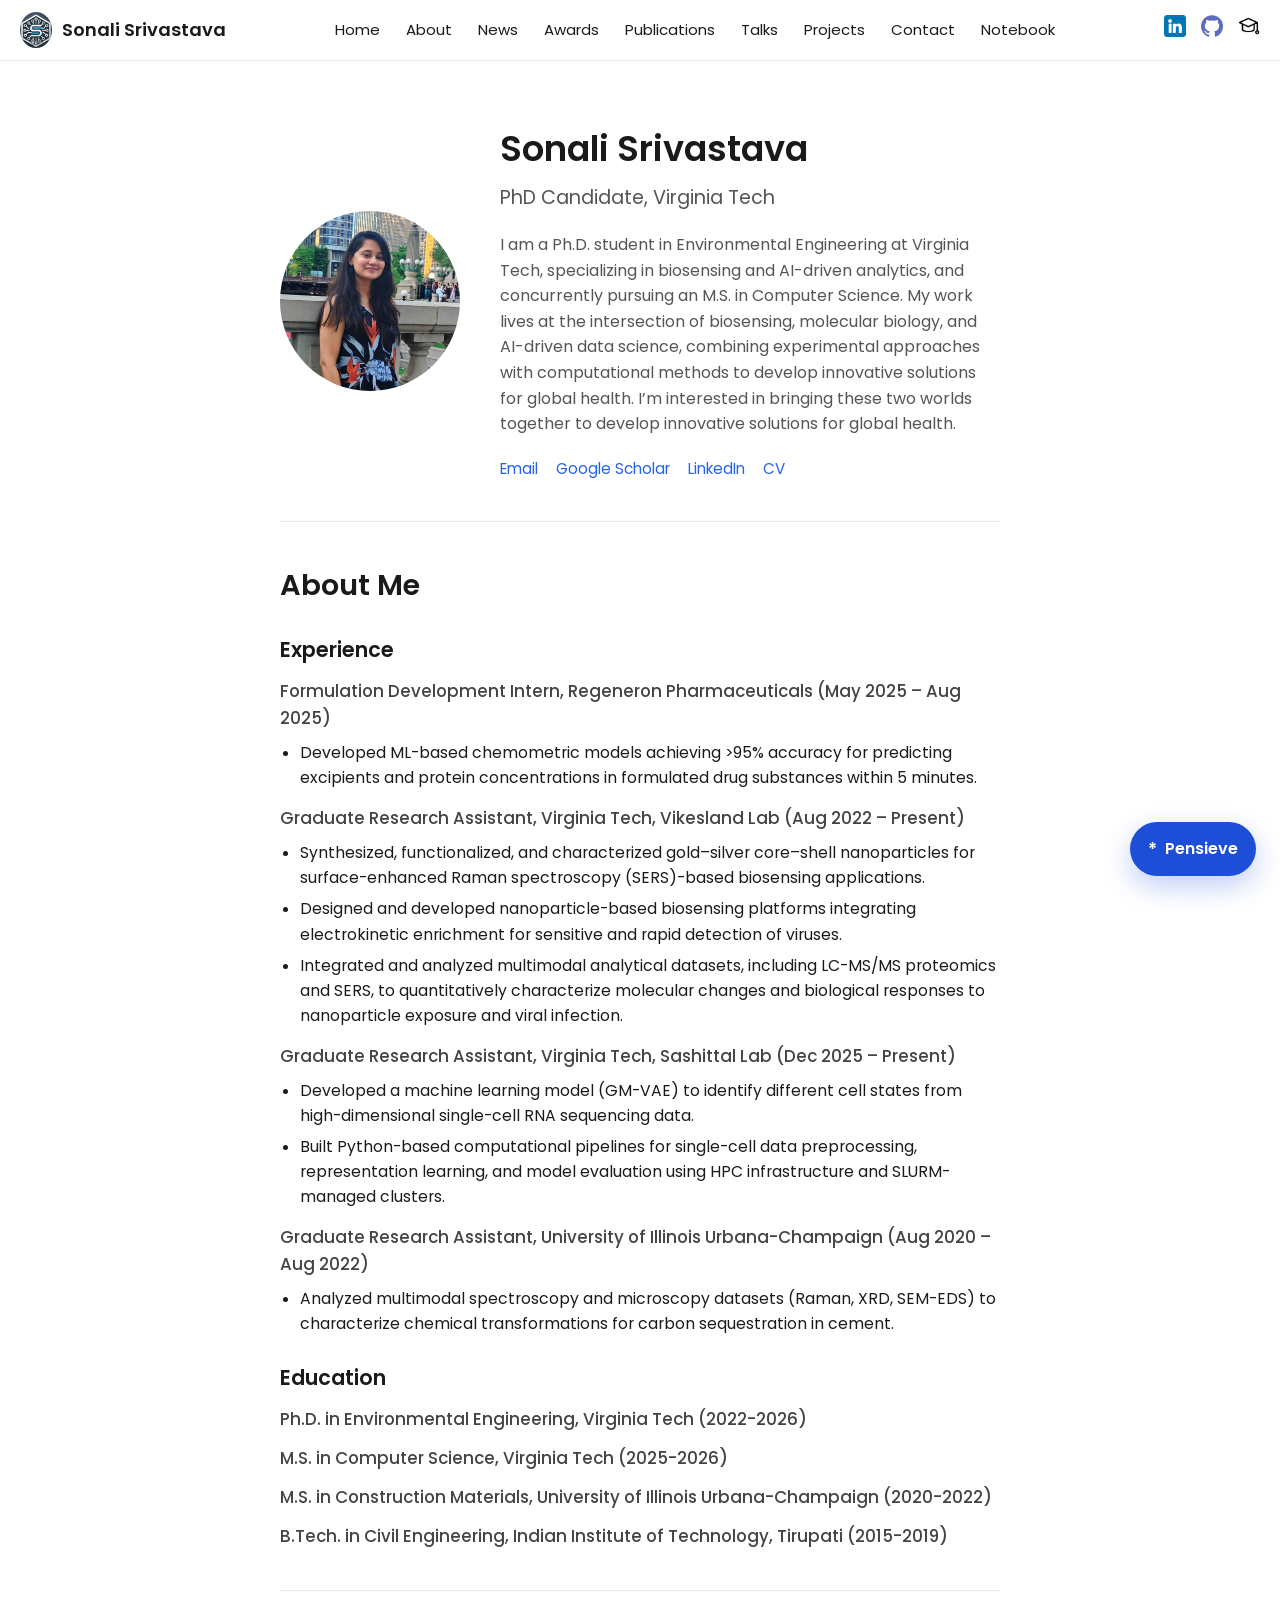
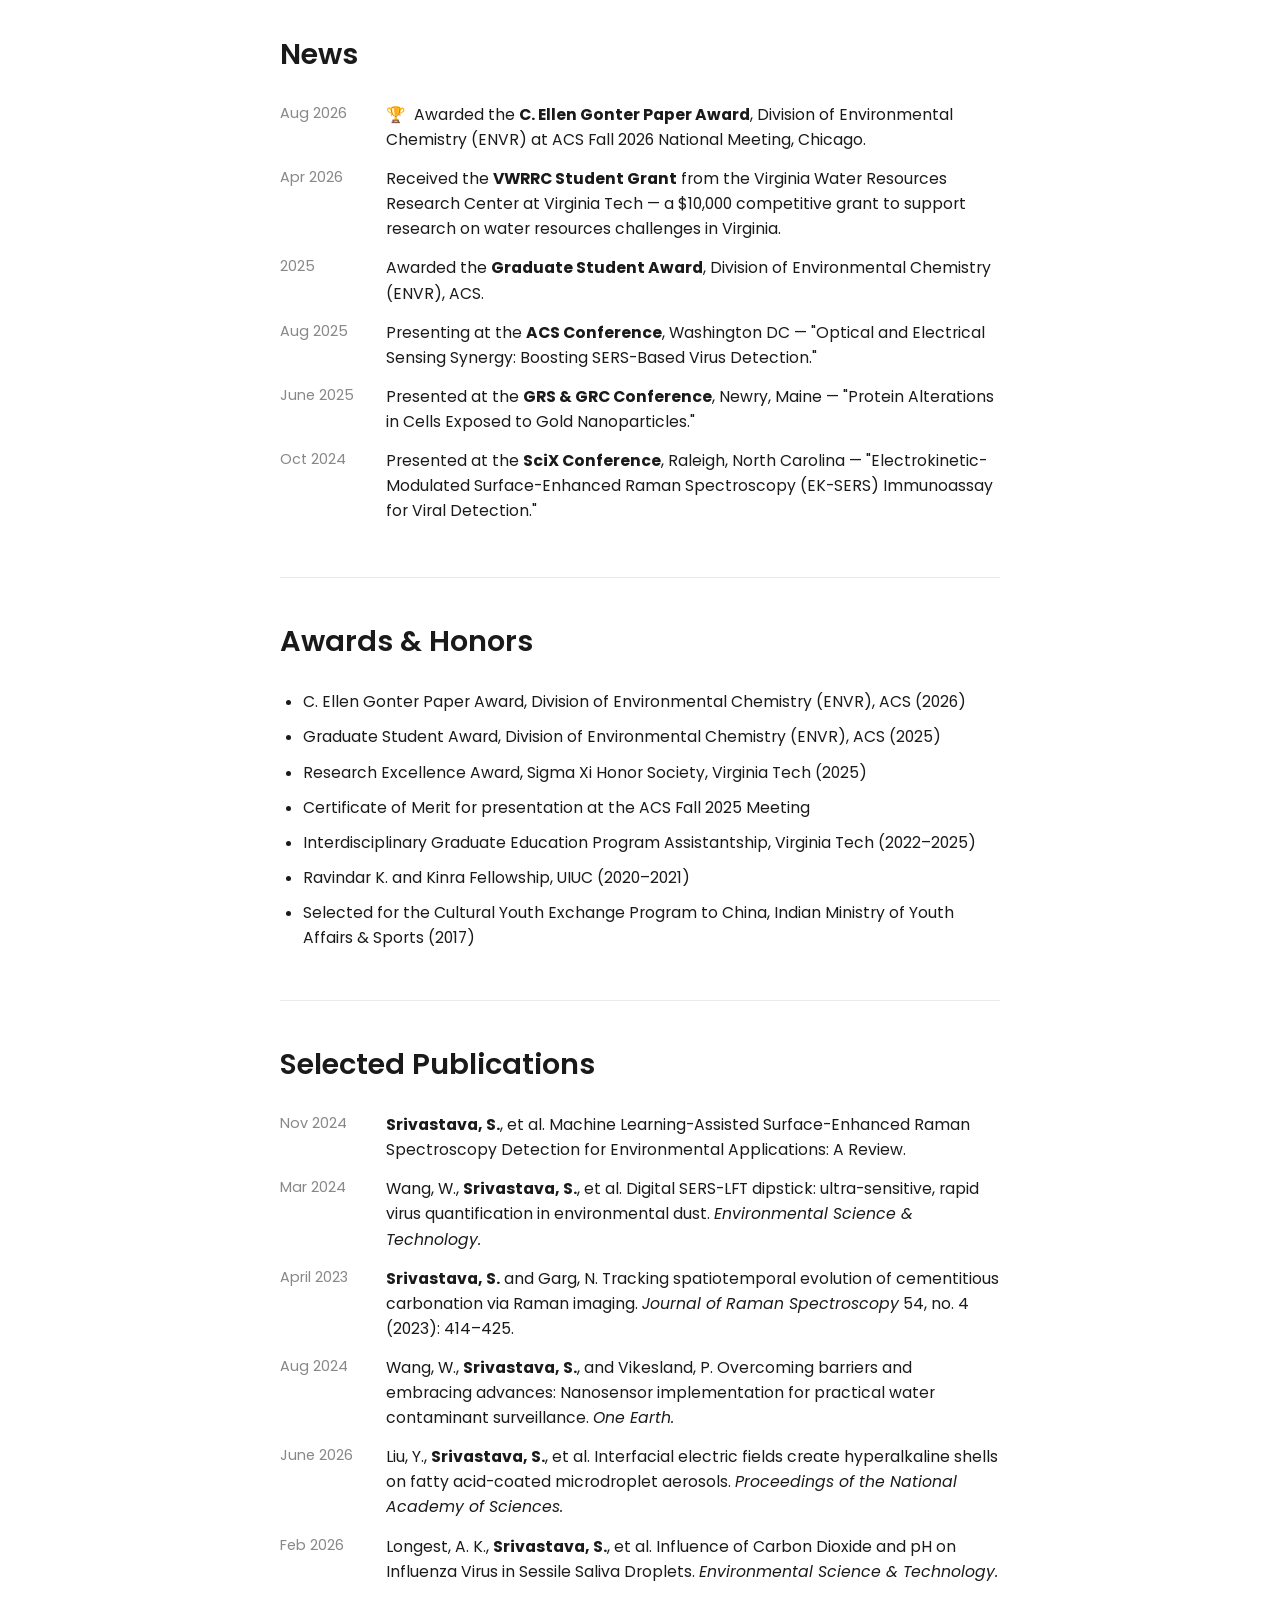
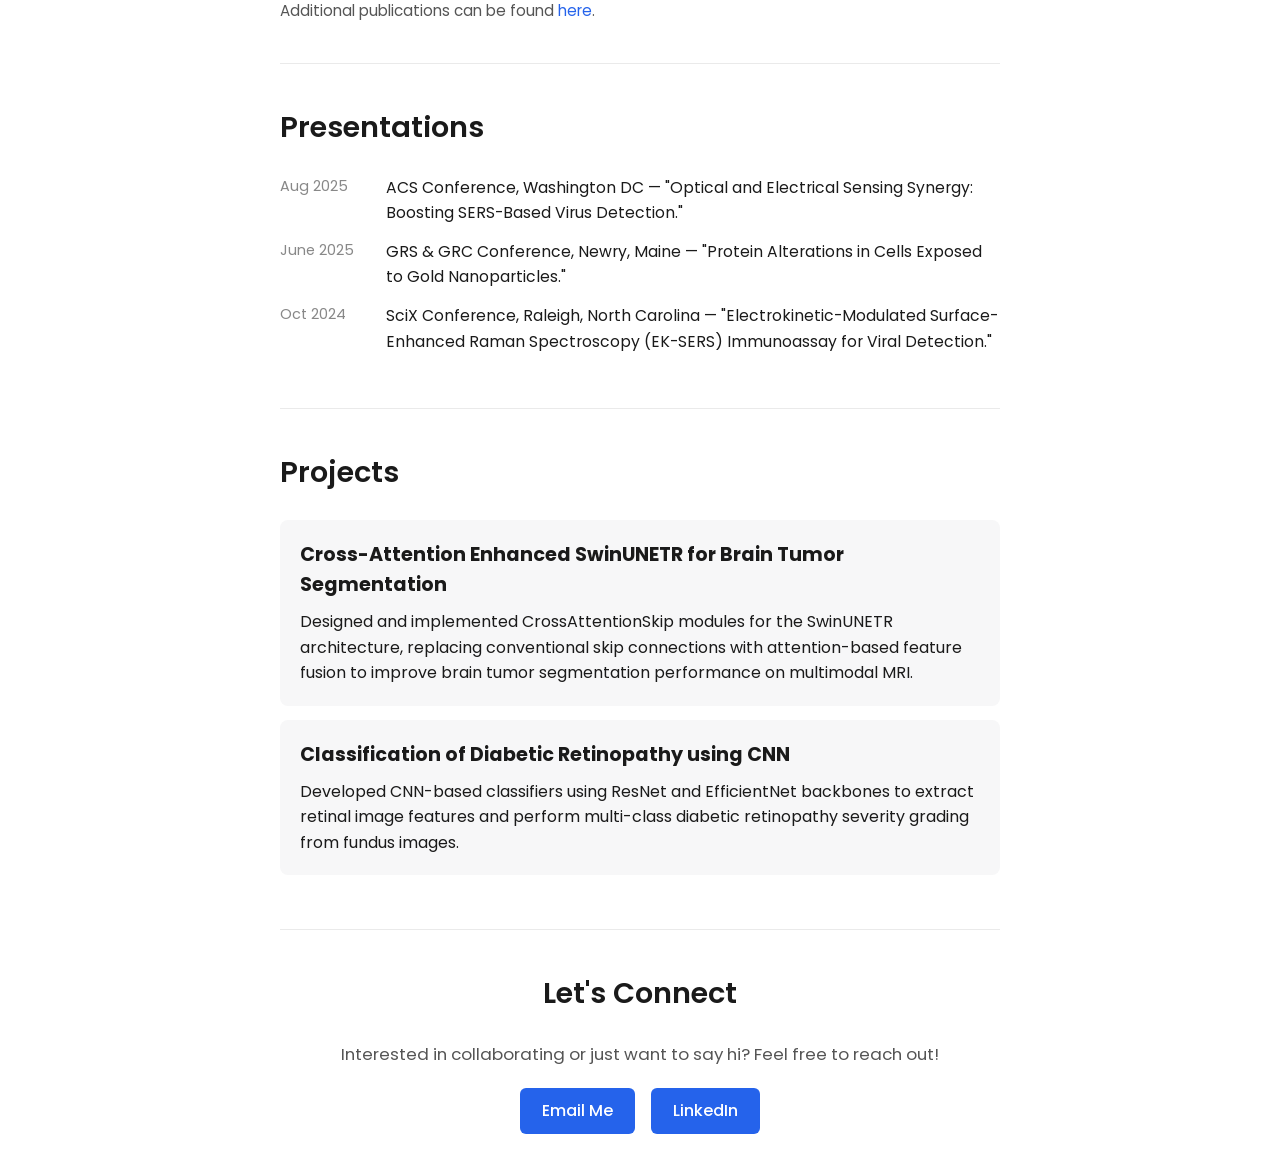
<file: index.html>
<!DOCTYPE html>
<html lang="en">
<head>
    <meta charset="UTF-8" />
    <meta name="viewport" content="width=device-width, initial-scale=1.0" />
    <meta name="description" content="Portfolio website for Sonali Srivastava, a Creative Machine Learning Scientist with extensive experience across multidisciplinary fields." />
    <title>Sonali Srivastava</title>
    <link rel="stylesheet" href="style.css" />
    <link rel="preconnect" href="https://fonts.googleapis.com" />
    <link rel="preconnect" href="https://fonts.gstatic.com" crossorigin />
    <link href="https://fonts.googleapis.com/css2?family=Poppins:wght@300;400;500;600;700&display=swap" rel="stylesheet" />
</head>
<body>

<header>
    <nav class="navbar">
        <div class="left">
            <img src="logo.JPG" alt="Logo" class="logo" />
            Sonali Srivastava
        </div>
        <div class="center">
            <ul>
                <li><a href="#home">Home</a></li>
                <li><a href="#about">About</a></li>
                <li><a href="#news">News</a></li>
                <li><a href="#awards">Awards</a></li>
                <li><a href="#publications">Publications</a></li>
                <li><a href="#talks">Talks</a></li>
                <li><a href="#projects">Projects</a></li>
                <li><a href="#contact">Contact</a></li>
                <li><a href="https://seri1610.github.io/Website-Sonali/blog.html">Notebook</a></li>
            </ul>
        </div>
        <div class="right">
            <a href="https://www.linkedin.com/in/sonalisrivastava1610/" target="_blank">
                <img src="linkedin.png" alt="LinkedIn" class="icon" />
            </a>
            <a href="https://github.com/Seri1610" target="_blank">
                <img src="github.png" alt="GitHub" class="icon" />
            </a>
            <a href="https://scholar.google.com/citations?user=JXGMY98AAAAJ&hl=en" target="_blank">
                <img src="scholar.png" alt="Google Scholar" class="icon" />
            </a>
        </div>
    </nav>
</header>

<main>
    <section id="home" class="firstSection">
        <div class="profile-photo">
            <img src="Sonali-image.jpg" alt="Sonali Srivastava" />
        </div>
        <div class="profile-info">
            <h1>Sonali Srivastava</h1>
            <p class="title-line">PhD Candidate, Virginia Tech</p>
            <p class="intro-text">I am a Ph.D. student in Environmental Engineering at Virginia Tech, specializing in biosensing and AI-driven analytics, and concurrently pursuing an M.S. in Computer Science. My work lives at the intersection of biosensing, molecular biology, and AI-driven data science, combining experimental approaches with computational methods to develop innovative solutions for global health. I’m interested in bringing these two worlds together to develop innovative solutions for global health.</p>
            <div class="profile-links">
                <a href="mailto:sonalis3@vt.edu">Email</a>
                <a href="https://scholar.google.com/citations?user=JXGMY98AAAAJ&hl=en" target="_blank">Google Scholar</a>
                <a href="https://www.linkedin.com/in/sonalisrivastava1610/" target="_blank">LinkedIn</a>
                <a href="https://drive.google.com/file/d/1nK29jPMoPdjY5jcUy6_-AyqJ1lI-7Oi_/view?usp=sharing" target="_blank" rel="noopener">CV</a>
            </div>
        </div>
    </section>

    <section id="about" class="aboutSection">
        <h1>About Me</h1>

        <h2>Experience</h2>
        <h3>Formulation Development Intern, Regeneron Pharmaceuticals (May 2025 – Aug 2025)</h3>
        <ul>
            <li>Developed ML-based chemometric models achieving &gt;95% accuracy for predicting excipients and protein concentrations in formulated drug substances within 5 minutes.</li>
        </ul>
        <h3>Graduate Research Assistant, Virginia Tech, Vikesland Lab (Aug 2022 – Present)</h3>
        <ul>
            <li>Synthesized, functionalized, and characterized gold–silver core–shell nanoparticles for surface-enhanced Raman spectroscopy (SERS)-based biosensing applications.</li>
            <li>Designed and developed nanoparticle-based biosensing platforms integrating electrokinetic enrichment for sensitive and rapid detection of viruses.</li>
            <li>Integrated and analyzed multimodal analytical datasets, including LC-MS/MS proteomics and SERS, to quantitatively characterize molecular changes and biological responses to nanoparticle exposure and viral infection.</li>
        </ul>
        <h3>Graduate Research Assistant, Virginia Tech, Sashittal Lab (Dec 2025 – Present)</h3>
        <ul>
            <li>Developed a machine learning model (GM-VAE) to identify different cell states from high-dimensional single-cell RNA sequencing data.</li>
            <li>Built Python-based computational pipelines for single-cell data preprocessing, representation learning, and model evaluation using HPC infrastructure and SLURM-managed clusters.</li>
        </ul>
        <h3>Graduate Research Assistant, University of Illinois Urbana-Champaign (Aug 2020 – Aug 2022)</h3>
        <ul>
            <li>Analyzed multimodal spectroscopy and microscopy datasets (Raman, XRD, SEM-EDS) to characterize chemical transformations for carbon sequestration in cement.</li>
        </ul>
        <h2>Education</h2>
        <h3>Ph.D. in Environmental Engineering, Virginia Tech (2022-2026)</h3>
        <h3>M.S. in Computer Science, Virginia Tech (2025-2026)</h3>
        <h3>M.S. in Construction Materials, University of Illinois Urbana-Champaign (2020-2022)</h3>
        <h3>B.Tech. in Civil Engineering, Indian Institute of Technology, Tirupati (2015-2019)</h3>
    </section>

    <section id="news" class="news-section">
        <h1>News</h1>
        <ul class="news-list">
            <li>
                <span class="news-date">Aug 2026</span>
                <span class="news-text"><span class="news-symbol" role="img" aria-label="Award" title="Award">🏆</span> Awarded the <strong>C. Ellen Gonter Paper Award</strong>, Division of Environmental Chemistry (ENVR) at ACS Fall 2026 National Meeting, Chicago.</span>
            </li>
            <li>
                <span class="news-date">Apr 2026</span>
                <span class="news-text">Received the <strong>VWRRC Student Grant</strong> from the Virginia Water Resources Research Center at Virginia Tech — a $10,000 competitive grant to support research on water resources challenges in Virginia.</span>
            </li>
            <li>
                <span class="news-date">2025</span>
                <span class="news-text">Awarded the <strong>Graduate Student Award</strong>, Division of Environmental Chemistry (ENVR), ACS.</span>
            </li>
            <li>
                <span class="news-date">Aug 2025</span>
                <span class="news-text">Presenting at the <strong>ACS Conference</strong>, Washington DC — "Optical and Electrical Sensing Synergy: Boosting SERS-Based Virus Detection."</span>
            </li>
            <li>
                <span class="news-date">June 2025</span>
                <span class="news-text">Presented at the <strong>GRS & GRC Conference</strong>, Newry, Maine — "Protein Alterations in Cells Exposed to Gold Nanoparticles."</span>
            </li>
            <li>
                <span class="news-date">Oct 2024</span>
                <span class="news-text">Presented at the <strong>SciX Conference</strong>, Raleigh, North Carolina — "Electrokinetic-Modulated Surface-Enhanced Raman Spectroscopy (EK-SERS) Immunoassay for Viral Detection."</span>
            </li>
        </ul>
    </section>

    <section id="awards" class="awards-section">
        <h1>Awards & Honors</h1>
        <ul class="awards-list">
            <li>C. Ellen Gonter Paper Award, Division of Environmental Chemistry (ENVR), ACS (2026)</li>
            <li>Graduate Student Award, Division of Environmental Chemistry (ENVR), ACS (2025)</li>
            <li>Research Excellence Award, Sigma Xi Honor Society, Virginia Tech (2025)</li>
            <li>Certificate of Merit for presentation at the ACS Fall 2025 Meeting</li>
            <li>Interdisciplinary Graduate Education Program Assistantship, Virginia Tech (2022–2025)</li>
            <li>Ravindar K. and Kinra Fellowship, UIUC (2020–2021)</li>
            <li>Selected for the Cultural Youth Exchange Program to China, Indian Ministry of Youth Affairs & Sports (2017)</li>
        </ul>
    </section>

    <section id="publications" class="publications-section">
        <h1>Selected Publications</h1>
        <ul class="publications-list">
            <li>
                <span class="pub-date">Nov 2024</span>
                <span class="pub-text"><a href="https://pubs.acs.org/esthag/article/58/47/20830/153043" target="_blank" rel="noopener"><strong>Srivastava, S.</strong>, et al. Machine Learning-Assisted Surface-Enhanced Raman Spectroscopy Detection for Environmental Applications: A Review.</a></span>
            </li>
            <li>
                <span class="pub-date">Mar 2024</span>
                <span class="pub-text"><a href="https://pmc.ncbi.nlm.nih.gov/articles/PMC10956432/" target="_blank" rel="noopener">Wang, W., <strong>Srivastava, S.</strong>, et al. Digital SERS-LFT dipstick: ultra-sensitive, rapid virus quantification in environmental dust. <em>Environmental Science & Technology.</em></a></span>
            </li>
            <li>
                <span class="pub-date">April 2023</span>
                <span class="pub-text"><a href="https://analyticalsciencejournals.onlinelibrary.wiley.com/doi/abs/10.1002/jrs.6483" target="_blank" rel="noopener"><strong>Srivastava, S.</strong> and Garg, N. Tracking spatiotemporal evolution of cementitious carbonation via Raman imaging. <em>Journal of Raman Spectroscopy</em> 54, no. 4 (2023): 414–425.</a></span>
            </li>
            <li>
                <span class="pub-date">Aug 2024</span>
                <span class="pub-text"><a href="https://www.cell.com/one-earth/abstract/S2590-3322(24)00331-2" target="_blank" rel="noopener">Wang, W., <strong>Srivastava, S.</strong>, and Vikesland, P. Overcoming barriers and embracing advances: Nanosensor implementation for practical water contaminant surveillance. <em>One Earth.</em></a></span>
            </li>
            <li>
                <span class="pub-date">June 2026</span>
                <span class="pub-text"><a href="https://www.pnas.org/doi/full/10.1073/pnas.2604717123" target="_blank" rel="noopener">Liu, Y., <strong>Srivastava, S.</strong>, et al. Interfacial electric fields create hyperalkaline shells on fatty acid-coated microdroplet aerosols. <em>Proceedings of the National Academy of Sciences.</em></a></span>
            </li>
            <li>
                <span class="pub-date">Feb 2026</span>
                <span class="pub-text"><a href="https://pmc.ncbi.nlm.nih.gov/articles/PMC12980841/" target="_blank" rel="noopener">Longest, A. K., <strong>Srivastava, S.</strong>, et al. Influence of Carbon Dioxide and pH on Influenza Virus in Sessile Saliva Droplets. <em>Environmental Science & Technology.</em></a></span>
            </li>
        </ul>
        <p class="more-pubs">Additional publications can be found <a href="https://scholar.google.co.in/citations?user=JXGMY98AAAAJ&hl=en" target="_blank">here</a>.</p>
    </section>

    <section id="talks" class="talks-section">
        <h1>Presentations</h1>
        <ul class="talks-list">
            <li>
                <span class="talk-date">Aug 2025</span>
                <span class="talk-text">ACS Conference, Washington DC — "Optical and Electrical Sensing Synergy: Boosting SERS-Based Virus Detection."</span>
            </li>
            <li>
                <span class="talk-date">June 2025</span>
                <span class="talk-text">GRS & GRC Conference, Newry, Maine — "Protein Alterations in Cells Exposed to Gold Nanoparticles."</span>
            </li>
            <li>
                <span class="talk-date">Oct 2024</span>
                <span class="talk-text">SciX Conference, Raleigh, North Carolina — "Electrokinetic-Modulated Surface-Enhanced Raman Spectroscopy (EK-SERS) Immunoassay for Viral Detection."</span>
            </li>
        </ul>
    </section>

    <section id="projects" class="section">
        <h1>Projects</h1>
        <div class="project">
            <h2>Cross-Attention Enhanced SwinUNETR for Brain Tumor Segmentation</h2>
            <p>Designed and implemented CrossAttentionSkip modules for the SwinUNETR architecture, replacing conventional skip connections with attention-based feature fusion to improve brain tumor segmentation performance on multimodal MRI.</p>
        </div>
        <div class="project">
            <h2>Classification of Diabetic Retinopathy using CNN</h2>
            <p>Developed CNN-based classifiers using ResNet and EfficientNet backbones to extract retinal image features and perform multi-class diabetic retinopathy severity grading from fundus images.</p>
        </div>
    </section>

    <section id="contact" class="connect-section">
        <h1>Let's Connect</h1>
        <p>Interested in collaborating or just want to say hi? Feel free to reach out!</p>
        <div class="connect-links">
            <a href="mailto:sonalis3@vt.edu" class="connect-button">Email Me</a>
            <a href="https://www.linkedin.com/in/sonalisrivastava1610/" class="connect-button" target="_blank">LinkedIn</a>
        </div>
    </section>


</main>

<aside class="chat-widget" aria-label="Pensieve assistant">
    <button class="chat-launcher" id="chat-launcher" type="button" aria-expanded="false" aria-controls="chat-panel">
        <span class="chat-launcher-mark" aria-hidden="true">*</span>
        <span>Pensieve</span>
    </button>

    <section class="chat-panel" id="chat-panel" hidden>
        <div class="chat-header">
            <div>
                <p class="chat-eyebrow">Portfolio assistant</p>
                <h2>Pensieve</h2>
            </div>
            <button class="chat-close" id="chat-close" type="button" aria-label="Close chat">&times;</button>
        </div>
        <div class="chat-messages" id="chat-messages" aria-live="polite">
            <div class="chat-message assistant-message">Hi! Ask me about Sonali's research, education, publications, or projects.</div>
        </div>
        <div class="chat-suggestions" aria-label="Suggested questions">
            <button type="button" data-question="What does Sonali research?">Research</button>
            <button type="button" data-question="What has Sonali published?">Publications</button>
            <button type="button" data-question="What does Sonali do for fun?">Hobbies</button>
            <button type="button" data-question="What is Pensieve?">Pensieve</button>
        </div>
        <form class="chat-form" id="chat-form">
            <label class="sr-only" for="chat-input">Ask Pensieve a question</label>
            <input id="chat-input" name="question" type="text" placeholder="Ask a question..." autocomplete="off" required />
            <button type="submit" aria-label="Send question">Send</button>
        </form>
        <p class="chat-note">Answers are based on this portfolio.</p>
    </section>
</aside>

<script src="script.js"></script>

</body>
</html>
</file>
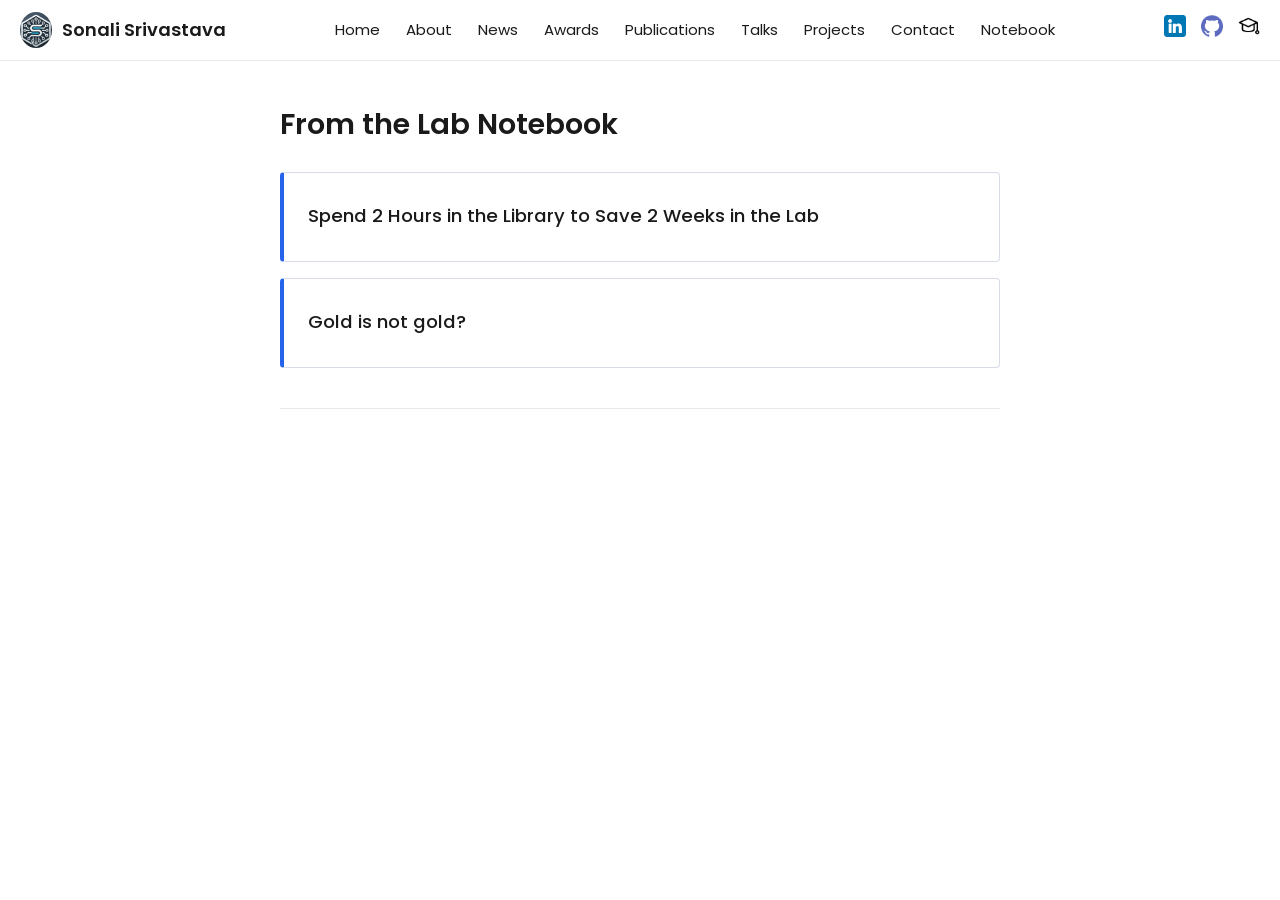
<file: blog.html>
<!DOCTYPE html>
<html lang="en">
<head>
    <meta charset="UTF-8" />
    <meta name="viewport" content="width=device-width, initial-scale=1.0" />
    <meta name="description" content="Sonali Srivastava's notebook about PhD life, research, and learning." />
    <title>Notebook | Sonali Srivastava</title>
    <link rel="stylesheet" href="style.css" />
    <link rel="preconnect" href="https://fonts.googleapis.com" />
    <link rel="preconnect" href="https://fonts.gstatic.com" crossorigin />
    <link href="https://fonts.googleapis.com/css2?family=Poppins:wght@300;400;500;600;700&display=swap" rel="stylesheet" />
</head>
<body>

<header>
    <nav class="navbar">
        <div class="left">
            <img src="logo.JPG" alt="Logo" class="logo" />
            Sonali Srivastava
        </div>
        <div class="center">
            <ul>
                <li><a href="index.html#home">Home</a></li>
                <li><a href="index.html#about">About</a></li>
                <li><a href="index.html#news">News</a></li>
                <li><a href="index.html#awards">Awards</a></li>
                <li><a href="index.html#publications">Publications</a></li>
                <li><a href="index.html#talks">Talks</a></li>
                <li><a href="index.html#projects">Projects</a></li>
                <li><a href="index.html#contact">Contact</a></li>
                <li><a href="blog.html">Notebook</a></li>
            </ul>
        </div>
        <div class="right">
            <a href="https://www.linkedin.com/in/sonalisrivastava1610/" target="_blank">
                <img src="linkedin.png" alt="LinkedIn" class="icon" />
            </a>
            <a href="https://github.com/Seri1610" target="_blank">
                <img src="github.png" alt="GitHub" class="icon" />
            </a>
            <a href="https://scholar.google.com/citations?user=JXGMY98AAAAJ&hl=en" target="_blank">
                <img src="scholar.png" alt="Google Scholar" class="icon" />
            </a>
        </div>
    </nav>
</header>

<main>
    <section id="blog" class="blog-section">
        <h1>From the Lab Notebook</h1>
        <div class="story-index" id="story-index" aria-label="Notebook stories">
            <div class="story-list">
                <a class="story-link" href="#library-before-lab" data-story-link="library-before-lab">
                    <span class="story-link-title">Spend 2 Hours in the Library to Save 2 Weeks in the Lab</span>
                </a>
                <a class="story-link" href="#gold-in-not-gold" data-story-link="gold-in-not-gold">
                    <span class="story-link-title">Gold is not gold?</span>
                </a>
            </div>
        </div>

        <div class="story-reader" id="story-reader" hidden>
            <button class="back-to-stories" id="back-to-stories" type="button">&larr; All stories</button>
        <article class="blog-post" data-story="library-before-lab">
            <header class="blog-post-header">
                <p class="blog-kicker">PhD reflections</p>
                <h2>Spend 2 Hours in the Library to Save 2 Weeks in the Lab</h2>
                <p class="blog-meta">First published in 2026 · 6 min read</p>
            </header>

            <div class="blog-content">
                <p>A very wise person told me this during one of my first few days as a PhD student at Virginia Tech. It came up during a group meeting:</p>

                <p><strong>&ldquo;Spend two hours in the library to save two weeks in the lab.&rdquo;</strong></p>

                <p>I understood what it meant, but I didn't really understand the wisdom behind it.</p>

                <p>When I started my PhD, I loved being in the lab. Mixing chemicals, preparing samples, running instruments, and getting results was fun. I could easily get 10,000 steps a day just walking around the lab, and at the end of the day, I felt productive. I used to proudly say, <em>&ldquo;I can never sit at my desk all day reading and writing, but if you ask me to stay in the lab for 24 hours, I can do this all day!&rdquo;</em></p>

                <p>Looking back, I realize how naive I was - and maybe how much energy I had.</p>

                <p>Now, five years into my PhD, I don't say that anymore. I don't want to spend my entire day in the lab. Maybe I'm getting old :|</p>

                <p>But I think the real reason is that I've finally started to understand what that advice meant.</p>

                <p>I now spend more time <strong>thinking about an experiment than actually doing it</strong>.</p>

                <p>Somewhere along the way, I started to notice what makes me different from the first-year version of myself. It's not necessarily that I know how to pipette better, run an instrument faster, or work longer hours. I have started spending more time thinking about <strong>what I am going to do, why I am doing it, and how I am going to do it</strong> before I start.</p>

                <p>These days, I try to have my experiment planned on paper before I walk into the lab. I write down the steps, calculate volumes, think about controls, consider what could go wrong, and - if possible - have a backup plan.</p>

                <p>It takes time. But it also saves time.</p>

                <p>And I've realized that being busy in the lab isn't necessarily the same as being productive. You can spend eight hours preparing samples, running experiments, troubleshooting, and cleaning up, only to realize that you didn't actually answer the question you started with.</p>

                <p>Sometimes, the most productive thing you can do is <strong>not enter the lab yet</strong>.</p>

                <p>Read another paper. Check a calculation. Talk to someone who has done it before. Think through the controls. Realize that your original experiment doesn't make sense.</p>

                <p>Those two hours might save you two weeks.</p>

                <p>I'm still learning this, but I think this may be one of the biggest lessons I've learned during my PhD (among many others):</p>

                <p><strong>Becoming a better researcher isn't always about doing more. Sometimes it's about thinking better before you do.</strong></p>

                <p>Five years later, I finally understand what that person meant.</p>

                <p><strong>Spend two hours thinking before you spend two weeks doing.</strong></p>
            </div>
        </article>
        <article class="blog-post" data-story="gold-in-not-gold" hidden>
            <header class="blog-post-header">
                <p class="blog-kicker">Research reflections</p>
                <h2>Gold is not gold?</h2>
                <p class="blog-meta">First published in 2026 · 4 min read</p>
            </header>
            <div class="blog-content">
                <p>In progress! <p>
            </div>
        </article>
        </div>
    </section>
</main>

<script src="script.js"></script>

</body>
</html>
</file>
<file: style.css>
/* General Reset */
* {
  margin: 0;
  padding: 0;
  box-sizing: border-box;
}

body {
  background-color: #ffffff;
  color: #1a1a1a;
  font-family: "Poppins", sans-serif;
  line-height: 1.6;
}

main {
  max-width: 760px;
  margin: 0 auto;
  padding: 0 20px;
}

section {
  padding: 40px 0;
  border-bottom: 1px solid #eaeaea;
}

section h1 {
  font-size: 1.8rem;
  font-weight: 600;
  margin-bottom: 25px;
}

/* Navbar Styling */
.navbar {
  display: flex;
  justify-content: space-between;
  align-items: center;
  background-color: #ffffff;
  border-bottom: 1px solid #eaeaea;
  padding: 12px 20px;
  position: sticky;
  top: 0;
  z-index: 10;
}

.navbar .left {
  font-size: 18px;
  font-weight: 600;
}

.navbar .center ul {
  display: flex;
  gap: 18px;
  list-style: none;
  flex-wrap: wrap;
}

.navbar .center ul li a {
  text-decoration: none;
  color: #1a1a1a;
  font-size: 15px;
  padding: 5px 4px;
  transition: color 0.3s ease;
}

.navbar .center ul li a:hover {
  color: #2563eb;
}

.navbar .right {
  display: flex;
  gap: 15px;
}

.navbar .right .icon {
  width: 22px;
  height: 22px;
  transition: transform 0.3s ease;
}

.navbar .right .icon:hover {
  transform: scale(1.1);
}

.left {
  display: flex;
  align-items: center;
  gap: 10px;
}

.logo {
  height: 36px;
  width: auto;
  border-radius: 50%;
}

/* Home / Hero Section */
.firstSection {
  display: flex;
  align-items: center;
  gap: 40px;
  text-align: left;
  padding: 60px 0 40px;
  border-bottom: 1px solid #eaeaea;
}

.profile-photo {
  flex: 0 0 auto;
}

.profile-photo {
  width: 180px;
  height: 180px;
  border-radius: 50%;
  overflow: hidden;
}

.profile-photo img {
  width: 130%;
  height: 130%;
  object-fit: cover;
  object-position: center 25%;
  margin: -15%;
}

.profile-info {
  flex: 1;
}

.firstSection h1 {
  font-size: 2.2rem;
  font-weight: 600;
  margin-bottom: 6px;
}

.title-line {
  font-size: 1.2rem;
  color: #555;
  margin-bottom: 18px;
}

.intro-text {
  font-size: 1rem;
  color: #555;
  max-width: 540px;
  margin: 0 0 20px;
}

.profile-links {
  display: flex;
  gap: 18px;
}

.profile-links a {
  color: #2563eb;
  text-decoration: none;
  font-size: 0.95rem;
}

.profile-links a:hover {
  text-decoration: underline;
}

.blue {
  color: #2563eb;
}

/* About Section Styling */
.aboutSection h1 {
  text-align: left;
}

.aboutSection h2 {
  margin-top: 25px;
  font-size: 1.3rem;
  font-weight: 600;
}

.aboutSection h3 {
  font-size: 1.05rem;
  color: #444;
  margin-top: 12px;
  font-weight: 500;
}

.aboutSection p {
  font-size: 1rem;
  margin-bottom: 15px;
}

.aboutSection ul {
  margin: 8px 0 15px 20px;
  list-style-type: disc;
}

.aboutSection ul li {
  font-size: 0.98rem;
  margin-bottom: 6px;
}

/* News / Awards / Publications / Talks — shared dated-list style */
.news-list,
.awards-list,
.publications-list,
.talks-list {
}

.news-list li,
.publications-list li,
.talks-list li {
  display: flex;
  gap: 16px;
  margin-bottom: 14px;
  font-size: 0.98rem;
}

.news-date,
.pub-date,
.talk-date {
  flex: 0 0 90px;
  color: #888;
  font-size: 0.9rem;
  white-space: nowrap;
}

.news-text,
.pub-text,
.talk-text {
  flex: 1;
}

.news-symbol {
  margin-right: 4px;
}

/* Blog */
.story-index-intro {
  color: #555;
  margin-bottom: 25px;
}

.story-list {
  display: grid;
  gap: 16px;
}

.story-link {
  display: block;
  min-height: 90px;
  padding: 28px 24px;
  border: 1px solid #d8dce8;
  border-left: 4px solid #2563eb;
  border-radius: 4px;
  color: #1a1a1a;
  text-decoration: none;
  transition: background-color 0.25s ease, border-color 0.25s ease, transform 0.25s ease;
}

.story-link:hover,
.story-link:focus-visible {
  background-color: #f7f9ff;
  border-color: #2563eb;
  transform: translateY(-2px);
}

.story-link-kicker,
.story-link-title,
.story-link-meta {
  display: block;
}

.story-link-kicker {
  color: #2563eb;
  font-size: 0.8rem;
  font-weight: 600;
  letter-spacing: 0.04em;
  margin-bottom: 5px;
  text-transform: uppercase;
}

.story-link-title {
  font-size: 1.15rem;
  font-weight: 500;
}

.story-link-meta {
  color: #888;
  font-size: 0.88rem;
  margin-top: 5px;
}

.story-reader[hidden],
.blog-post[hidden] {
  display: none;
}

.back-to-stories {
  background: none;
  border: 0;
  color: #2563eb;
  cursor: pointer;
  font: inherit;
  margin-bottom: 24px;
  padding: 0;
}

.back-to-stories:hover,
.back-to-stories:focus-visible {
  text-decoration: underline;
}

.blog-post {
  border-left: 3px solid #2563eb;
  padding-left: 24px;
}

.blog-post-header {
  margin-bottom: 24px;
}

.blog-kicker {
  color: #2563eb;
  font-size: 0.85rem;
  font-weight: 600;
  letter-spacing: 0.04em;
  margin-bottom: 6px;
  text-transform: uppercase;
}

.blog-post h2 {
  font-size: 1.65rem;
  line-height: 1.3;
  margin-bottom: 8px;
}

.blog-meta {
  color: #888;
  font-size: 0.9rem;
}

.blog-content {
  color: #444;
  font-family: Georgia, "Times New Roman", serif;
  font-size: 1.08rem;
  line-height: 1.85;
}

.blog-content p {
  margin-bottom: 18px;
}

.blog-content p:last-child {
  color: #1a1a1a;
  font-family: "Poppins", sans-serif;
  font-size: 1rem;
  font-weight: 500;
  line-height: 1.6;
  margin-bottom: 0;
}

.awards-list {
  margin-left: 5px;
}

.awards-list li {
  list-style: disc;
  margin-left: 18px;
  margin-bottom: 10px;
  font-size: 0.98rem;
}

.more-pubs {
  margin-top: 15px;
  font-size: 0.95rem;
  color: #555;
}

.more-pubs a {
  color: #2563eb;
  text-decoration: none;
}

.more-pubs a:hover {
  text-decoration: underline;
}

.pub-text a {
  color: inherit;
  text-decoration: none;
}

.pub-text a:hover {
  color: #2563eb;
  text-decoration: underline;
}

/* Project Section */
.project {
  background: #f7f7f8;
  padding: 20px;
  margin: 14px 0;
  border-radius: 8px;
}

.project h2 {
  font-size: 1.2rem;
  margin-bottom: 8px;
}

/* Contact Section */
.connect-section {
  text-align: center;
  border-bottom: none;
}

.connect-section h1 {
  text-align: center;
}

.connect-section p {
  font-size: 1.05rem;
  color: #555;
  margin-bottom: 20px;
}

.connect-links {
  display: flex;
  justify-content: center;
  gap: 16px;
}

.connect-button {
  background: #2563eb;
  color: #ffffff;
  padding: 10px 22px;
  font-size: 1rem;
  font-weight: 500;
  text-decoration: none;
  border-radius: 6px;
  transition: background 0.3s ease;
}

.connect-button:hover {
  background: #1d4ed8;
}

/* Portfolio assistant */
.chat-widget {
  position: fixed;
  right: 24px;
  bottom: 24px;
  z-index: 20;
  font-family: "Poppins", sans-serif;
}

.chat-launcher,
.chat-form button {
  border: 0;
  background: #1d4ed8;
  color: #ffffff;
  cursor: pointer;
  font: inherit;
  font-weight: 600;
}

.chat-launcher {
  align-items: center;
  border-radius: 999px;
  box-shadow: 0 10px 28px rgba(29, 78, 216, 0.28);
  display: flex;
  gap: 8px;
  padding: 13px 18px;
  transition: transform 0.2s ease, background 0.2s ease;
}

.chat-launcher:hover,
.chat-form button:hover {
  background: #163da8;
}

.chat-launcher:hover {
  transform: translateY(-2px);
}

.chat-launcher-mark {
  font-size: 1.1rem;
}

.chat-panel {
  background: #ffffff;
  border: 1px solid #dbe3f2;
  border-radius: 14px;
  bottom: 64px;
  box-shadow: 0 18px 50px rgba(24, 45, 83, 0.2);
  display: flex;
  flex-direction: column;
  height: min(560px, calc(100vh - 110px));
  overflow: hidden;
  position: absolute;
  right: 0;
  width: min(370px, calc(100vw - 32px));
}

.chat-panel[hidden] {
  display: none;
}

.chat-header {
  align-items: center;
  background: #172554;
  color: #ffffff;
  display: flex;
  justify-content: space-between;
  padding: 18px 20px;
}

.chat-eyebrow {
  color: #bfdbfe;
  font-size: 0.68rem;
  letter-spacing: 0.1em;
  margin: 0 0 2px;
  text-transform: uppercase;
}

.chat-header h2 {
  font-size: 1.2rem;
  margin: 0;
}

.chat-close {
  background: transparent;
  border: 0;
  color: #ffffff;
  cursor: pointer;
  font-size: 1.6rem;
  line-height: 1;
}

.chat-messages {
  background: #f8fafc;
  display: flex;
  flex: 1;
  flex-direction: column;
  gap: 10px;
  overflow-y: auto;
  padding: 18px;
}

.chat-message {
  border-radius: 12px;
  font-size: 0.84rem;
  max-width: 88%;
  padding: 10px 12px;
  white-space: pre-line;
}

.assistant-message {
  align-self: flex-start;
  background: #e6efff;
  color: #1e3a8a;
}

.user-message {
  align-self: flex-end;
  background: #1d4ed8;
  color: #ffffff;
}

.chat-suggestions {
  display: flex;
  gap: 6px;
  overflow-x: auto;
  padding: 10px 14px 2px;
}

.chat-suggestions button {
  background: #ffffff;
  border: 1px solid #cbd5e1;
  border-radius: 999px;
  color: #1d4ed8;
  cursor: pointer;
  font: inherit;
  font-size: 0.7rem;
  padding: 6px 9px;
  white-space: nowrap;
}

.chat-form {
  display: flex;
  gap: 8px;
  padding: 10px 14px 6px;
}

.chat-form input {
  border: 1px solid #cbd5e1;
  border-radius: 8px;
  flex: 1;
  font: inherit;
  font-size: 0.82rem;
  min-width: 0;
  padding: 9px 10px;
}

.chat-form button {
  border-radius: 8px;
  padding: 0 12px;
}

.chat-note {
  color: #64748b;
  font-size: 0.68rem;
  margin: 0;
  padding: 0 14px 12px;
  text-align: center;
}

.sr-only {
  height: 1px;
  margin: -1px;
  overflow: hidden;
  position: absolute;
  width: 1px;
  clip: rect(0, 0, 0, 0);
}

/* Smooth Scrolling */
html {
  scroll-behavior: smooth;
}

@media (max-width: 600px) {
  .navbar {
    flex-direction: column;
    gap: 10px;
  }

  .navbar .center ul {
    justify-content: center;
  }

  .firstSection {
    flex-direction: column;
    text-align: center;
  }

  .profile-links {
    justify-content: center;
  }

  .news-list li,
  .publications-list li,
  .talks-list li {
    flex-direction: column;
    gap: 4px;
  }

  .blog-post {
    padding-left: 16px;
  }

  .blog-post h2 {
    font-size: 1.4rem;
  }

  .blog-content {
    font-size: 1rem;
  }

  .chat-widget {
    bottom: 16px;
    right: 16px;
  }

  .chat-panel {
    bottom: 60px;
  }
}
</file>
